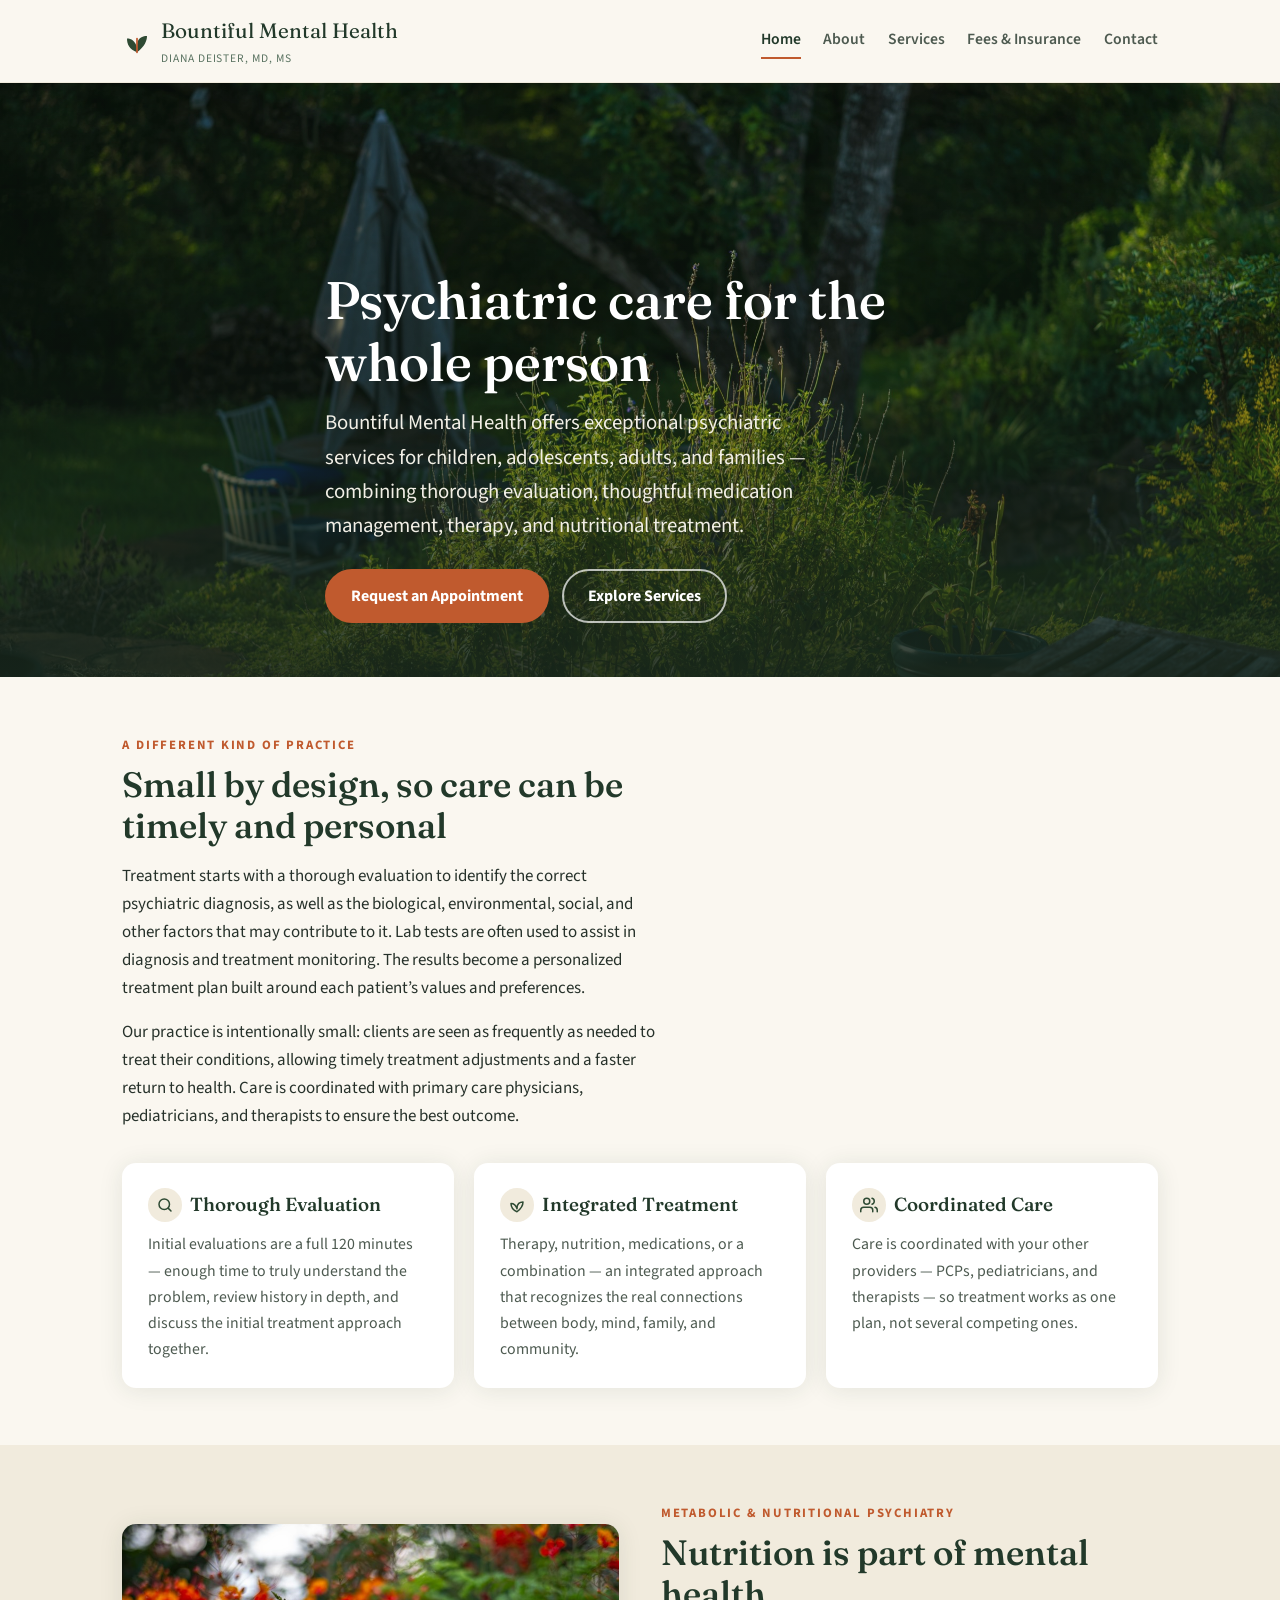
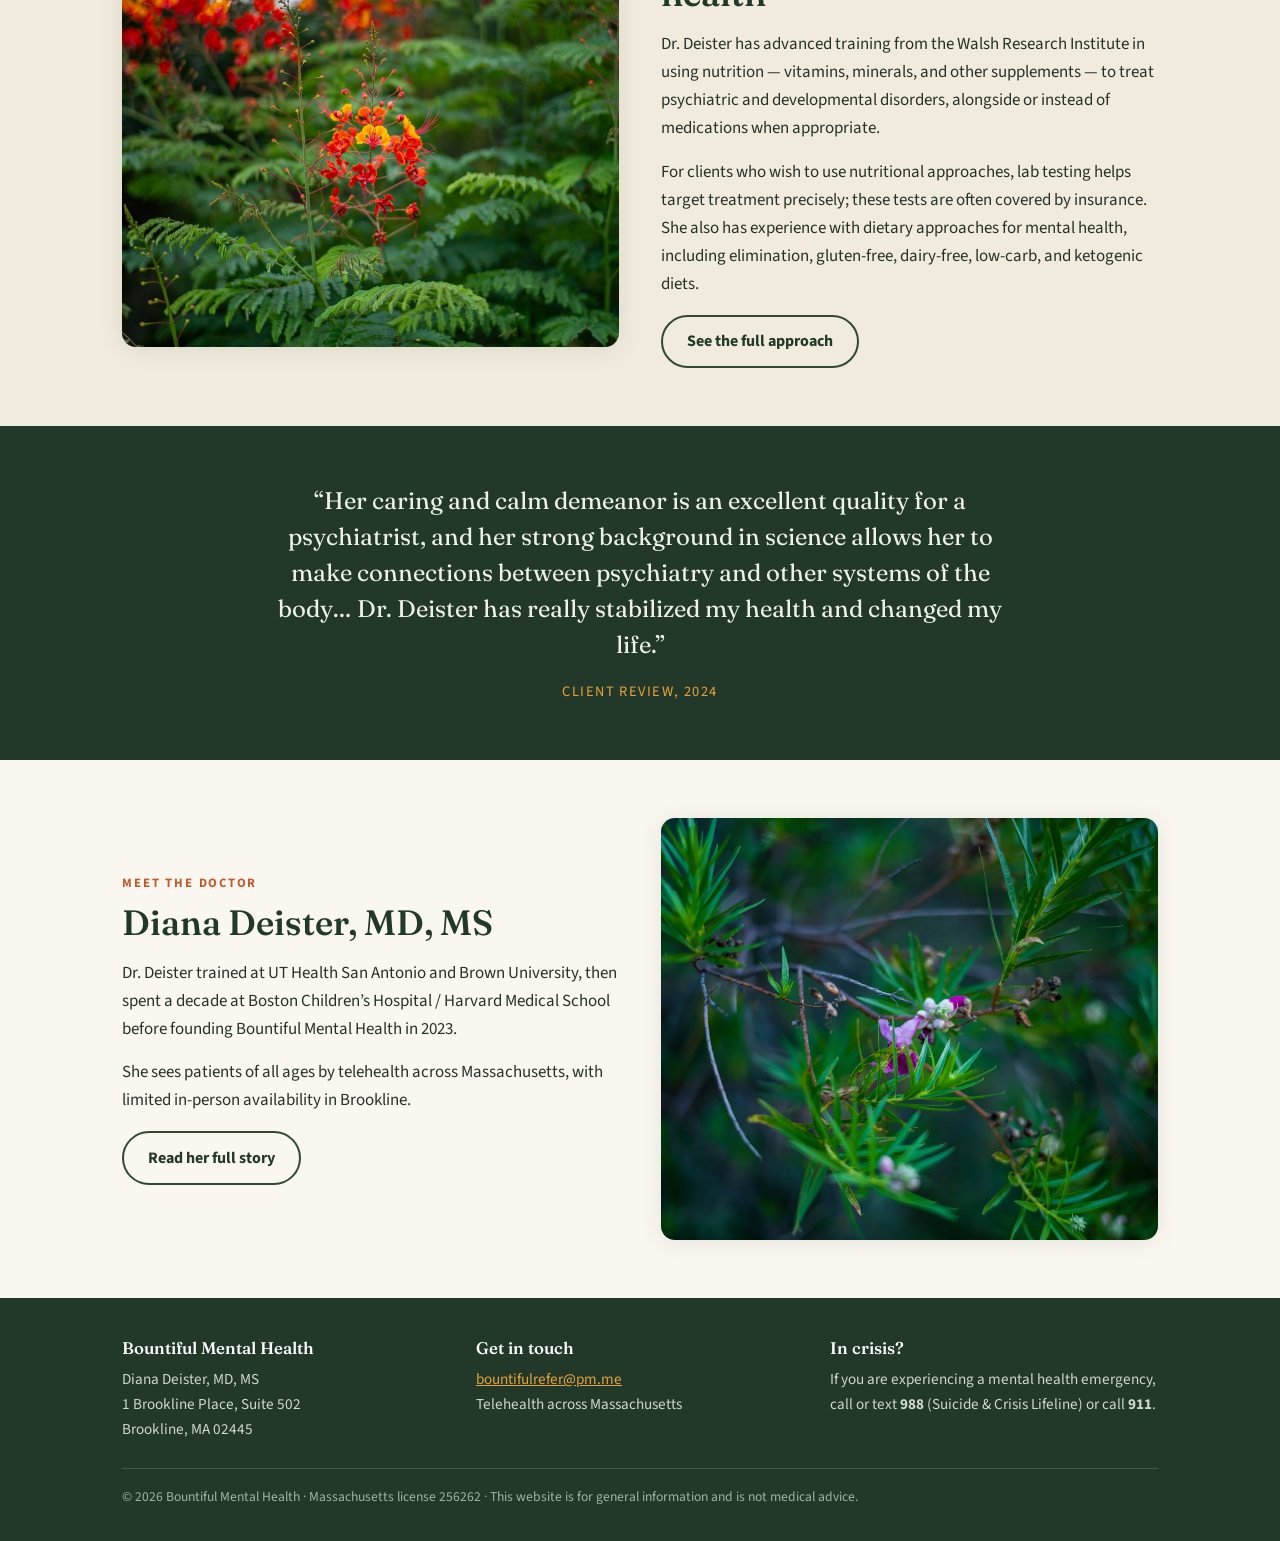
<file: index.html>
<!DOCTYPE html>
<html lang="en">
<head>
<meta charset="utf-8">
<meta name="viewport" content="width=device-width, initial-scale=1">
<title>Bountiful Mental Health — Diana Deister, MD, MS | Psychiatry in Massachusetts</title>
<meta name="description" content="Bountiful Mental Health offers metabolic and nutritional psychiatry for children, adolescents, adults, and families across Massachusetts. Diana Deister, MD, MS.">
<link rel="preconnect" href="https://fonts.googleapis.com">
<link rel="preconnect" href="https://fonts.gstatic.com" crossorigin>
<link href="https://fonts.googleapis.com/css2?family=Fraunces:opsz,wght@9..144,400..600&family=Source+Sans+3:wght@400;600;700&display=swap" rel="stylesheet">
<link rel="stylesheet" href="css/style.css">
<link rel="icon" href="data:image/svg+xml,%3Csvg xmlns='http://www.w3.org/2000/svg' viewBox='0 0 100 100'%3E%3Ctext y='.9em' font-size='90'%3E%F0%9F%8C%BF%3C/text%3E%3C/svg%3E">
</head>
<body>

<header class="site-header">
  <div class="wrap">
    <a class="brand" href="index.html">
      <svg width="30" height="30" viewBox="0 0 24 24" fill="none" aria-hidden="true"><path d="M12 21c6-4.5 8-9 8-13-4 0-8.5 2-8 9-1.5-5-4.5-7-8-7 0 5 2 8.5 8 11z" fill="#2e4a33"/><path d="M12 21c0-6 0-9 0-11" stroke="#c05a2e" stroke-width="1.4" stroke-linecap="round"/></svg>
      <span>Bountiful Mental Health<small>Diana Deister, MD, MS</small></span>
    </a>
    <nav class="main-nav" aria-label="Main">
      <a href="index.html" aria-current="page">Home</a>
      <a href="about.html">About</a>
      <a href="services.html">Services</a>
      <a href="fees.html">Fees &amp; Insurance</a>
      <a href="contact.html">Contact</a>
    </nav>
  </div>
</header>

<main>

<div class="hero">
  <img class="bg" src="photos/web/L1041935-2400.jpg" alt="A quiet garden patio in dappled morning light">
  <div class="veil"></div>
  <div class="wrap">
    <h1>Psychiatric care for the whole person</h1>
    <p class="lede">Bountiful Mental Health offers exceptional psychiatric services for children, adolescents, adults, and families — combining thorough evaluation, thoughtful medication management, therapy, and nutritional treatment.</p>
    <div class="btn-row">
      <a class="btn btn-primary" href="contact.html">Request an Appointment</a>
      <a class="btn btn-ghost" href="services.html">Explore Services</a>
    </div>
  </div>
</div>

<section>
  <div class="wrap">
    <p class="eyebrow">A different kind of practice</p>
    <h2>Small by design, so care can be timely and personal</h2>
    <div class="prose">
      <p>Treatment starts with a thorough evaluation to identify the correct psychiatric diagnosis, as well as the biological, environmental, social, and other factors that may contribute to it. Lab tests are often used to assist in diagnosis and treatment monitoring. The results become a personalized treatment plan built around each patient&rsquo;s values and preferences.</p>
      <p>Our practice is intentionally small: clients are seen as frequently as needed to treat their conditions, allowing timely treatment adjustments and a faster return to health. Care is coordinated with primary care physicians, pediatricians, and therapists to ensure the best outcome.</p>
    </div>
    <div class="cards">
      <div class="card">
        <h3><span class="glyph"><svg width="18" height="18" viewBox="0 0 24 24" fill="none" stroke="currentColor" stroke-width="2" stroke-linecap="round"><circle cx="11" cy="11" r="7"/><path d="m20 20-3.5-3.5"/></svg></span>Thorough Evaluation</h3>
        <p>Initial evaluations are a full 120 minutes — enough time to truly understand the problem, review history in depth, and discuss the initial treatment approach together.</p>
      </div>
      <div class="card">
        <h3><span class="glyph"><svg width="18" height="18" viewBox="0 0 24 24" fill="none" stroke="currentColor" stroke-width="2" stroke-linecap="round" stroke-linejoin="round"><path d="M12 21c6-4.5 8-9 8-13-4 0-8.5 2-8 9-1.5-5-4.5-7-8-7 0 5 2 8.5 8 11z"/></svg></span>Integrated Treatment</h3>
        <p>Therapy, nutrition, medications, or a combination — an integrated approach that recognizes the real connections between body, mind, family, and community.</p>
      </div>
      <div class="card">
        <h3><span class="glyph"><svg width="18" height="18" viewBox="0 0 24 24" fill="none" stroke="currentColor" stroke-width="2" stroke-linecap="round" stroke-linejoin="round"><path d="M17 21v-2a4 4 0 0 0-4-4H5a4 4 0 0 0-4 4v2"/><circle cx="9" cy="7" r="4"/><path d="M23 21v-2a4 4 0 0 0-3-3.87"/><path d="M16 3.13a4 4 0 0 1 0 7.75"/></svg></span>Coordinated Care</h3>
        <p>Care is coordinated with your other providers — PCPs, pediatricians, and therapists — so treatment works as one plan, not several competing ones.</p>
      </div>
    </div>
  </div>
</section>

<section class="tint">
  <div class="wrap split">
    <img src="photos/web/M1008776-5-1200.jpg" alt="Pride of Barbados flowers blooming among green ferns">
    <div>
      <p class="eyebrow">Metabolic &amp; nutritional psychiatry</p>
      <h2>Nutrition is part of mental health</h2>
      <div class="prose">
        <p>Dr. Deister has advanced training from the Walsh Research Institute in using nutrition — vitamins, minerals, and other supplements — to treat psychiatric and developmental disorders, alongside or instead of medications when appropriate.</p>
        <p>For clients who wish to use nutritional approaches, lab testing helps target treatment precisely; these tests are often covered by insurance. She also has experience with dietary approaches for mental health, including elimination, gluten-free, dairy-free, low-carb, and ketogenic diets.</p>
      </div>
      <a class="btn btn-outline" href="services.html">See the full approach</a>
    </div>
  </div>
</section>

<section class="forest">
  <div class="wrap">
    <blockquote class="pull">
      &ldquo;Her caring and calm demeanor is an excellent quality for a psychiatrist, and her strong background in science allows her to make connections between psychiatry and other systems of the body&hellip; Dr.&nbsp;Deister has really stabilized my health and changed my life.&rdquo;
      <footer>Client review, 2024</footer>
    </blockquote>
  </div>
</section>

<section>
  <div class="wrap split">
    <div>
      <p class="eyebrow">Meet the doctor</p>
      <h2>Diana Deister, MD, MS</h2>
      <div class="prose">
        <p>Dr. Deister trained at UT Health San Antonio and Brown University, then spent a decade at Boston Children&rsquo;s Hospital / Harvard Medical School before founding Bountiful Mental Health in 2023.</p>
        <p>She sees patients of all ages by telehealth across Massachusetts, with limited in-person availability in Brookline.</p>
      </div>
      <a class="btn btn-outline" href="about.html">Read her full story</a>
    </div>
    <img src="photos/web/M1008814-3-1200.jpg" alt="Desert willow branch with a soft pink blossom">
  </div>
</section>

</main>

<footer class="site-footer">
  <div class="wrap">
    <div class="cols">
      <div>
        <h4>Bountiful Mental Health</h4>
        <p>Diana Deister, MD, MS<br>1 Brookline Place, Suite 502<br>Brookline, MA 02445</p>
      </div>
      <div>
        <h4>Get in touch</h4>
        <p><a href="mailto:bountifulrefer@pm.me">bountifulrefer@pm.me</a><br>Telehealth across Massachusetts</p>
      </div>
      <div>
        <h4>In crisis?</h4>
        <p>If you are experiencing a mental health emergency, call or text <strong>988</strong> (Suicide &amp; Crisis Lifeline) or call <strong>911</strong>.</p>
      </div>
    </div>
    <p class="fine">&copy; 2026 Bountiful Mental Health &middot; Massachusetts license 256262 &middot; This website is for general information and is not medical advice.</p>
  </div>
</footer>

</body>
</html>
</file>
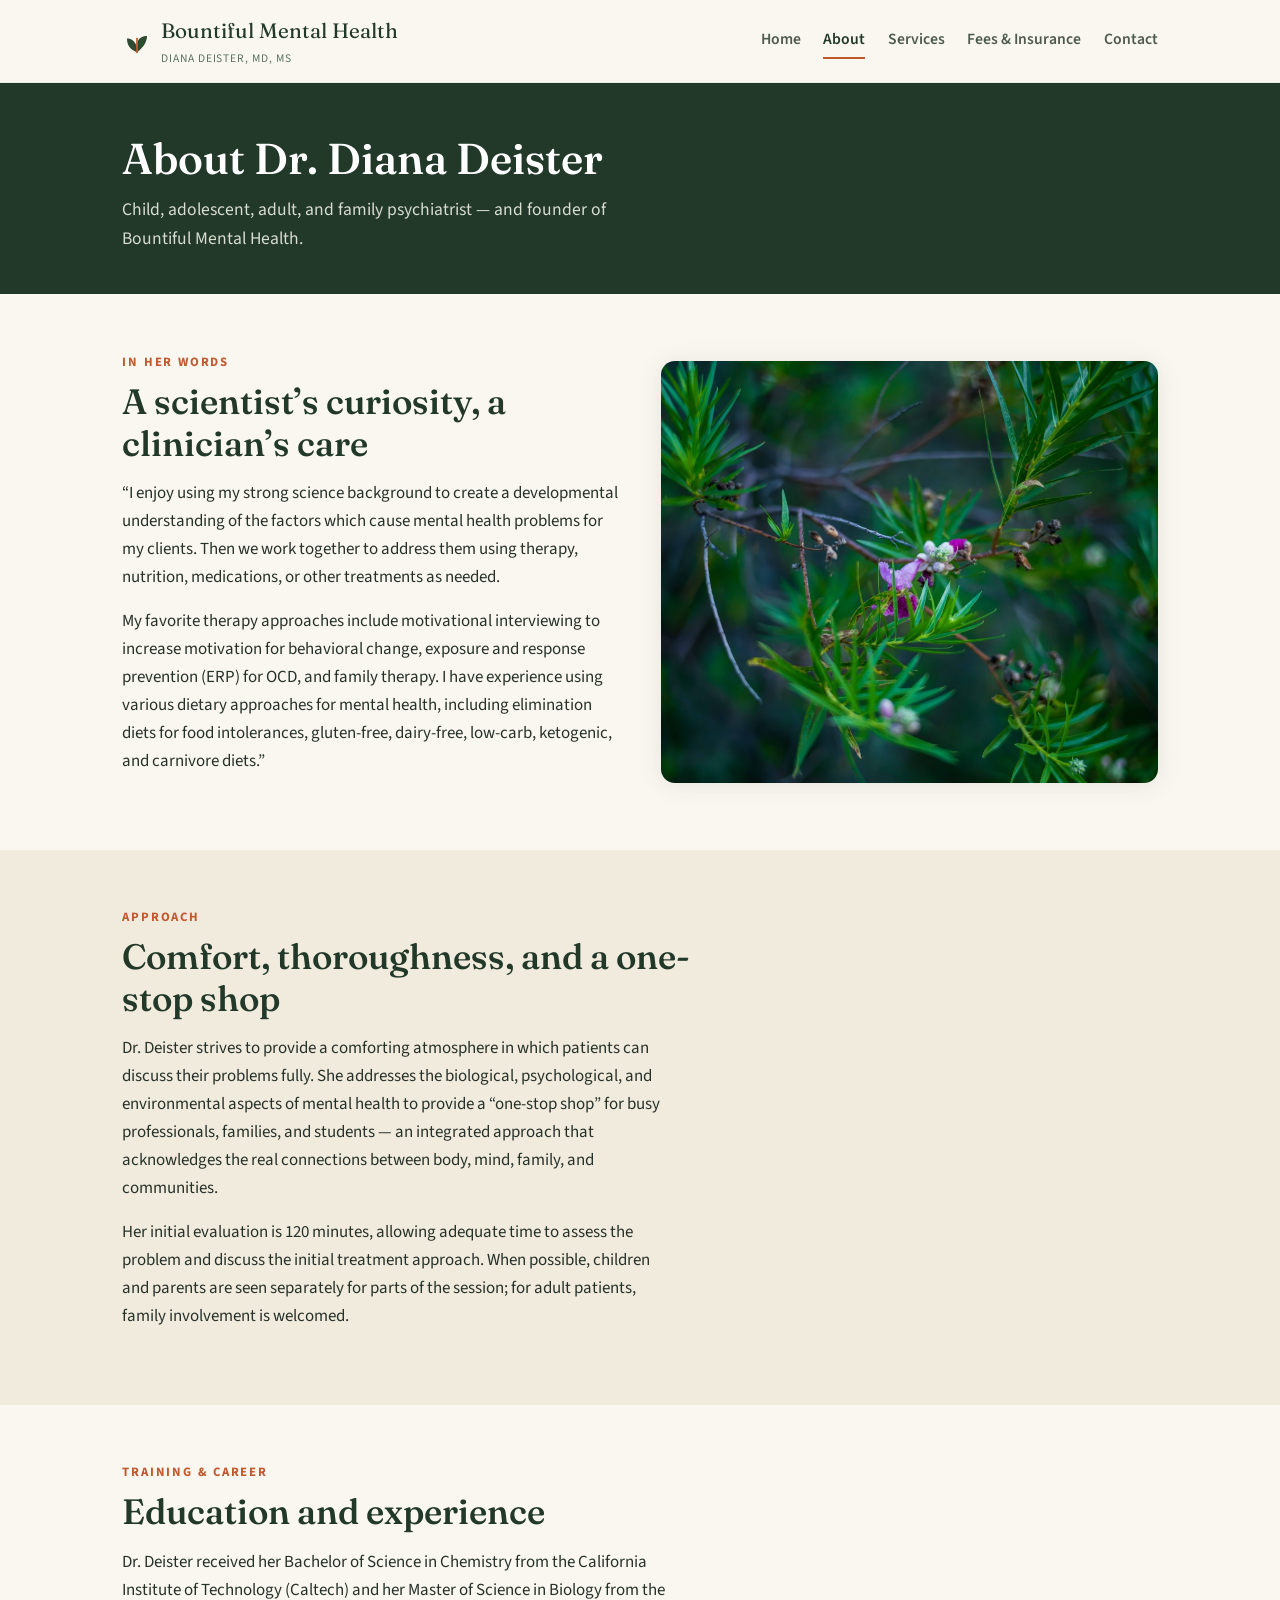
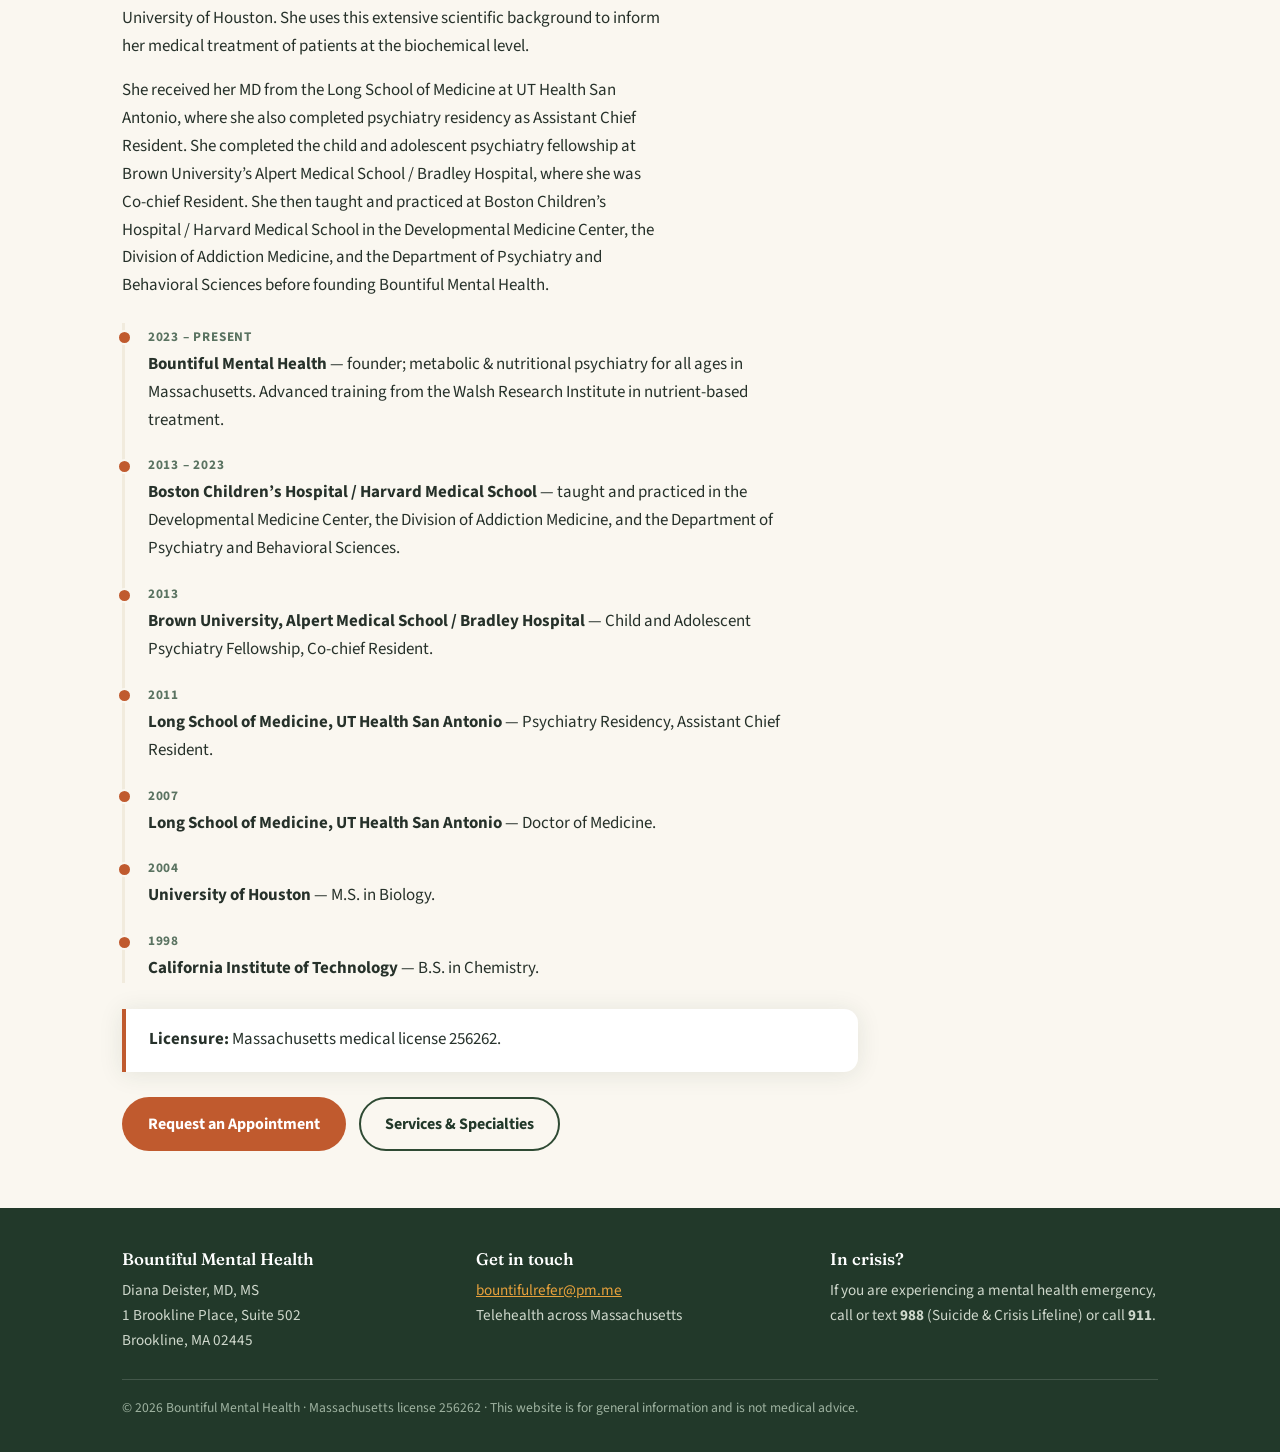
<file: about.html>
<!DOCTYPE html>
<html lang="en">
<head>
<meta charset="utf-8">
<meta name="viewport" content="width=device-width, initial-scale=1">
<title>About Dr. Diana Deister — Bountiful Mental Health</title>
<meta name="description" content="Diana Deister, MD, MS — child, adolescent, adult, and family psychiatrist. Caltech, UT Health San Antonio, Brown University, and a decade at Boston Children's Hospital.">
<link rel="preconnect" href="https://fonts.googleapis.com">
<link rel="preconnect" href="https://fonts.gstatic.com" crossorigin>
<link href="https://fonts.googleapis.com/css2?family=Fraunces:opsz,wght@9..144,400..600&family=Source+Sans+3:wght@400;600;700&display=swap" rel="stylesheet">
<link rel="stylesheet" href="css/style.css">
<link rel="icon" href="data:image/svg+xml,%3Csvg xmlns='http://www.w3.org/2000/svg' viewBox='0 0 100 100'%3E%3Ctext y='.9em' font-size='90'%3E%F0%9F%8C%BF%3C/text%3E%3C/svg%3E">
</head>
<body>

<header class="site-header">
  <div class="wrap">
    <a class="brand" href="index.html">
      <svg width="30" height="30" viewBox="0 0 24 24" fill="none" aria-hidden="true"><path d="M12 21c6-4.5 8-9 8-13-4 0-8.5 2-8 9-1.5-5-4.5-7-8-7 0 5 2 8.5 8 11z" fill="#2e4a33"/><path d="M12 21c0-6 0-9 0-11" stroke="#c05a2e" stroke-width="1.4" stroke-linecap="round"/></svg>
      <span>Bountiful Mental Health<small>Diana Deister, MD, MS</small></span>
    </a>
    <nav class="main-nav" aria-label="Main">
      <a href="index.html">Home</a>
      <a href="about.html" aria-current="page">About</a>
      <a href="services.html">Services</a>
      <a href="fees.html">Fees &amp; Insurance</a>
      <a href="contact.html">Contact</a>
    </nav>
  </div>
</header>

<main>

<div class="page-head">
  <div class="wrap">
    <h1>About Dr. Diana Deister</h1>
    <p>Child, adolescent, adult, and family psychiatrist — and founder of Bountiful Mental Health.</p>
  </div>
</div>

<section>
  <div class="wrap split">
    <div>
      <p class="eyebrow">In her words</p>
      <h2>A scientist&rsquo;s curiosity, a clinician&rsquo;s care</h2>
      <div class="prose">
        <p>&ldquo;I enjoy using my strong science background to create a developmental understanding of the factors which cause mental health problems for my clients. Then we work together to address them using therapy, nutrition, medications, or other treatments as needed.</p>
        <p>My favorite therapy approaches include motivational interviewing to increase motivation for behavioral change, exposure and response prevention (ERP) for OCD, and family therapy. I have experience using various dietary approaches for mental health, including elimination diets for food intolerances, gluten-free, dairy-free, low-carb, ketogenic, and carnivore diets.&rdquo;</p>
      </div>
    </div>
    <img src="photos/web/M1008814-3-1200.jpg" alt="Desert willow branch with a soft pink blossom">
  </div>
</section>

<section class="tint">
  <div class="wrap">
    <p class="eyebrow">Approach</p>
    <h2>Comfort, thoroughness, and a one-stop shop</h2>
    <div class="prose">
      <p>Dr. Deister strives to provide a comforting atmosphere in which patients can discuss their problems fully. She addresses the biological, psychological, and environmental aspects of mental health to provide a &ldquo;one-stop shop&rdquo; for busy professionals, families, and students — an integrated approach that acknowledges the real connections between body, mind, family, and communities.</p>
      <p>Her initial evaluation is 120 minutes, allowing adequate time to assess the problem and discuss the initial treatment approach. When possible, children and parents are seen separately for parts of the session; for adult patients, family involvement is welcomed.</p>
    </div>
  </div>
</section>

<section>
  <div class="wrap">
    <p class="eyebrow">Training &amp; career</p>
    <h2>Education and experience</h2>
    <div class="prose">
      <p>Dr. Deister received her Bachelor of Science in Chemistry from the California Institute of Technology (Caltech) and her Master of Science in Biology from the University of Houston. She uses this extensive scientific background to inform her medical treatment of patients at the biochemical level.</p>
      <p>She received her MD from the Long School of Medicine at UT Health San Antonio, where she also completed psychiatry residency as Assistant Chief Resident. She completed the child and adolescent psychiatry fellowship at Brown University&rsquo;s Alpert Medical School / Bradley Hospital, where she was Co-chief Resident. She then taught and practiced at Boston Children&rsquo;s Hospital / Harvard Medical School in the Developmental Medicine Center, the Division of Addiction Medicine, and the Department of Psychiatry and Behavioral Sciences before founding Bountiful Mental Health.</p>
    </div>
    <ul class="timeline">
      <li><span class="when">2023 – present</span><br><strong>Bountiful Mental Health</strong> — founder; metabolic &amp; nutritional psychiatry for all ages in Massachusetts. Advanced training from the Walsh Research Institute in nutrient-based treatment.</li>
      <li><span class="when">2013 – 2023</span><br><strong>Boston Children&rsquo;s Hospital / Harvard Medical School</strong> — taught and practiced in the Developmental Medicine Center, the Division of Addiction Medicine, and the Department of Psychiatry and Behavioral Sciences.</li>
      <li><span class="when">2013</span><br><strong>Brown University, Alpert Medical School / Bradley Hospital</strong> — Child and Adolescent Psychiatry Fellowship, Co-chief Resident.</li>
      <li><span class="when">2011</span><br><strong>Long School of Medicine, UT Health San Antonio</strong> — Psychiatry Residency, Assistant Chief Resident.</li>
      <li><span class="when">2007</span><br><strong>Long School of Medicine, UT Health San Antonio</strong> — Doctor of Medicine.</li>
      <li><span class="when">2004</span><br><strong>University of Houston</strong> — M.S. in Biology.</li>
      <li><span class="when">1998</span><br><strong>California Institute of Technology</strong> — B.S. in Chemistry.</li>
    </ul>
    <div class="notice">
      <strong>Licensure:</strong> Massachusetts medical license 256262.
    </div>
    <div class="btn-row">
      <a class="btn btn-primary" href="contact.html">Request an Appointment</a>
      <a class="btn btn-outline" href="services.html">Services &amp; Specialties</a>
    </div>
  </div>
</section>

</main>

<footer class="site-footer">
  <div class="wrap">
    <div class="cols">
      <div>
        <h4>Bountiful Mental Health</h4>
        <p>Diana Deister, MD, MS<br>1 Brookline Place, Suite 502<br>Brookline, MA 02445</p>
      </div>
      <div>
        <h4>Get in touch</h4>
        <p><a href="mailto:bountifulrefer@pm.me">bountifulrefer@pm.me</a><br>Telehealth across Massachusetts</p>
      </div>
      <div>
        <h4>In crisis?</h4>
        <p>If you are experiencing a mental health emergency, call or text <strong>988</strong> (Suicide &amp; Crisis Lifeline) or call <strong>911</strong>.</p>
      </div>
    </div>
    <p class="fine">&copy; 2026 Bountiful Mental Health &middot; Massachusetts license 256262 &middot; This website is for general information and is not medical advice.</p>
  </div>
</footer>

</body>
</html>
</file>
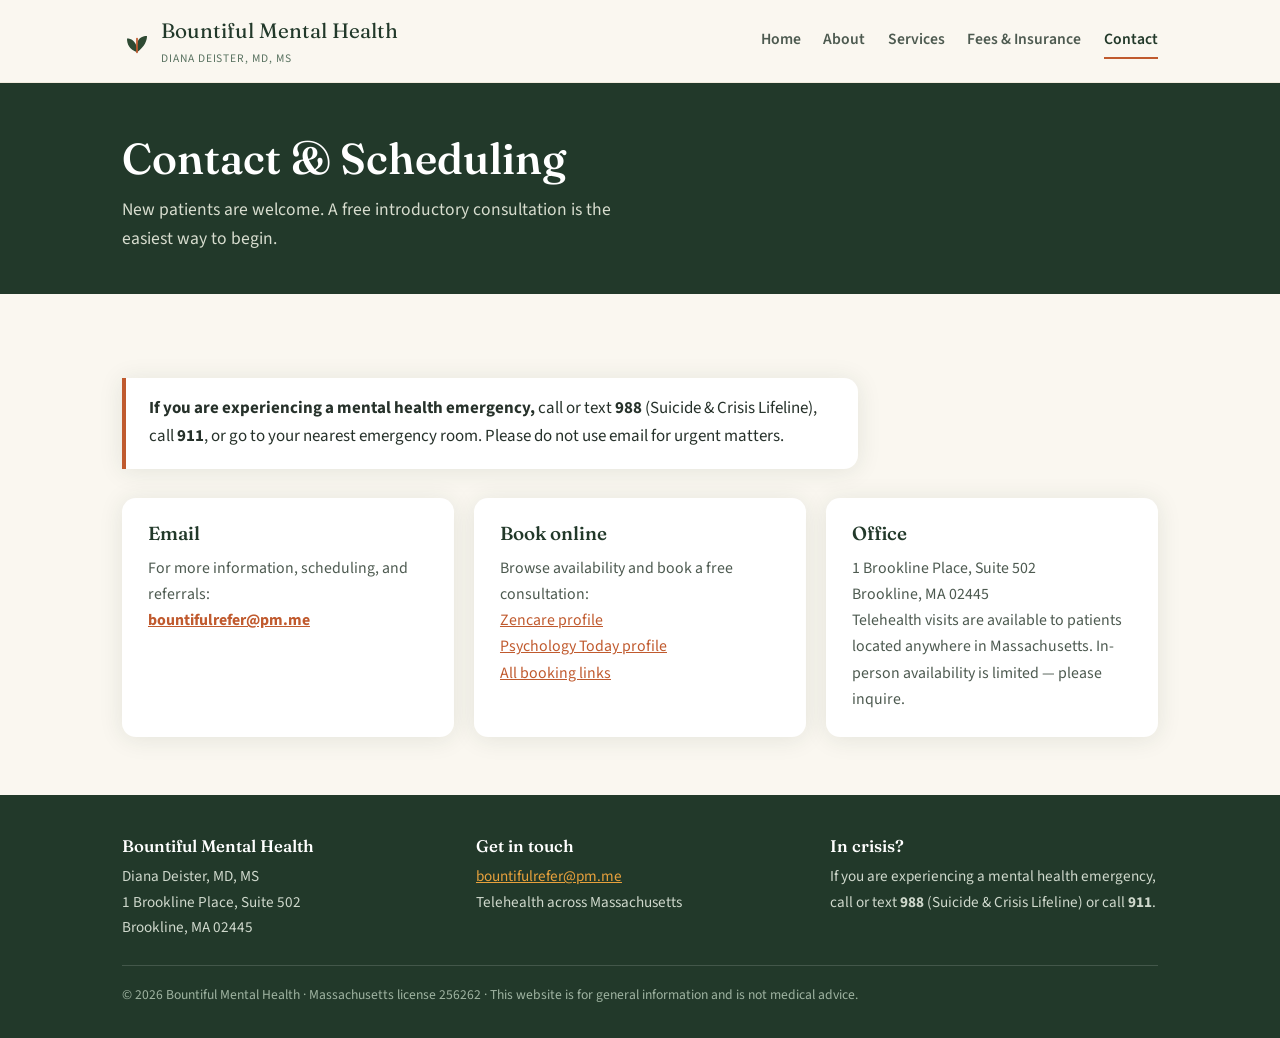
<file: contact.html>
<!DOCTYPE html>
<html lang="en">
<head>
<meta charset="utf-8">
<meta name="viewport" content="width=device-width, initial-scale=1">
<title>Contact &amp; Scheduling — Bountiful Mental Health</title>
<meta name="description" content="Contact Bountiful Mental Health for scheduling and referrals. Telehealth across Massachusetts; office at 1 Brookline Place, Suite 502, Brookline, MA.">
<link rel="preconnect" href="https://fonts.googleapis.com">
<link rel="preconnect" href="https://fonts.gstatic.com" crossorigin>
<link href="https://fonts.googleapis.com/css2?family=Fraunces:opsz,wght@9..144,400..600&family=Source+Sans+3:wght@400;600;700&display=swap" rel="stylesheet">
<link rel="stylesheet" href="css/style.css">
<link rel="icon" href="data:image/svg+xml,%3Csvg xmlns='http://www.w3.org/2000/svg' viewBox='0 0 100 100'%3E%3Ctext y='.9em' font-size='90'%3E%F0%9F%8C%BF%3C/text%3E%3C/svg%3E">
</head>
<body>

<header class="site-header">
  <div class="wrap">
    <a class="brand" href="index.html">
      <svg width="30" height="30" viewBox="0 0 24 24" fill="none" aria-hidden="true"><path d="M12 21c6-4.5 8-9 8-13-4 0-8.5 2-8 9-1.5-5-4.5-7-8-7 0 5 2 8.5 8 11z" fill="#2e4a33"/><path d="M12 21c0-6 0-9 0-11" stroke="#c05a2e" stroke-width="1.4" stroke-linecap="round"/></svg>
      <span>Bountiful Mental Health<small>Diana Deister, MD, MS</small></span>
    </a>
    <nav class="main-nav" aria-label="Main">
      <a href="index.html">Home</a>
      <a href="about.html">About</a>
      <a href="services.html">Services</a>
      <a href="fees.html">Fees &amp; Insurance</a>
      <a href="contact.html" aria-current="page">Contact</a>
    </nav>
  </div>
</header>

<main>

<div class="page-head">
  <div class="wrap">
    <h1>Contact &amp; Scheduling</h1>
    <p>New patients are welcome. A free introductory consultation is the easiest way to begin.</p>
  </div>
</div>

<section>
  <div class="wrap">
    <div class="notice">
      <strong>If you are experiencing a mental health emergency,</strong> call or text <strong>988</strong> (Suicide &amp; Crisis Lifeline), call <strong>911</strong>, or go to your nearest emergency room. Please do not use email for urgent matters.
    </div>
    <div class="contact-grid">
      <div class="card">
        <h3>Email</h3>
        <p>For more information, scheduling, and referrals:</p>
        <p><a href="mailto:bountifulrefer@pm.me"><strong>bountifulrefer@pm.me</strong></a></p>
      </div>
      <div class="card">
        <h3>Book online</h3>
        <p>Browse availability and book a free consultation:</p>
        <p><a href="https://zencare.co/provider/psychiatrist/diana-deister" rel="noopener">Zencare profile</a><br>
        <a href="https://www.psychologytoday.com/us/psychiatrists/diana-deister-brookline-ma/1184532" rel="noopener">Psychology Today profile</a><br>
        <a href="https://linktr.ee/deistermd" rel="noopener">All booking links</a></p>
      </div>
      <div class="card">
        <h3>Office</h3>
        <p>1 Brookline Place, Suite 502<br>Brookline, MA 02445</p>
        <p>Telehealth visits are available to patients located anywhere in Massachusetts. In-person availability is limited — please inquire.</p>
      </div>
    </div>
  </div>
</section>

</main>

<footer class="site-footer">
  <div class="wrap">
    <div class="cols">
      <div>
        <h4>Bountiful Mental Health</h4>
        <p>Diana Deister, MD, MS<br>1 Brookline Place, Suite 502<br>Brookline, MA 02445</p>
      </div>
      <div>
        <h4>Get in touch</h4>
        <p><a href="mailto:bountifulrefer@pm.me">bountifulrefer@pm.me</a><br>Telehealth across Massachusetts</p>
      </div>
      <div>
        <h4>In crisis?</h4>
        <p>If you are experiencing a mental health emergency, call or text <strong>988</strong> (Suicide &amp; Crisis Lifeline) or call <strong>911</strong>.</p>
      </div>
    </div>
    <p class="fine">&copy; 2026 Bountiful Mental Health &middot; Massachusetts license 256262 &middot; This website is for general information and is not medical advice.</p>
  </div>
</footer>

</body>
</html>
</file>
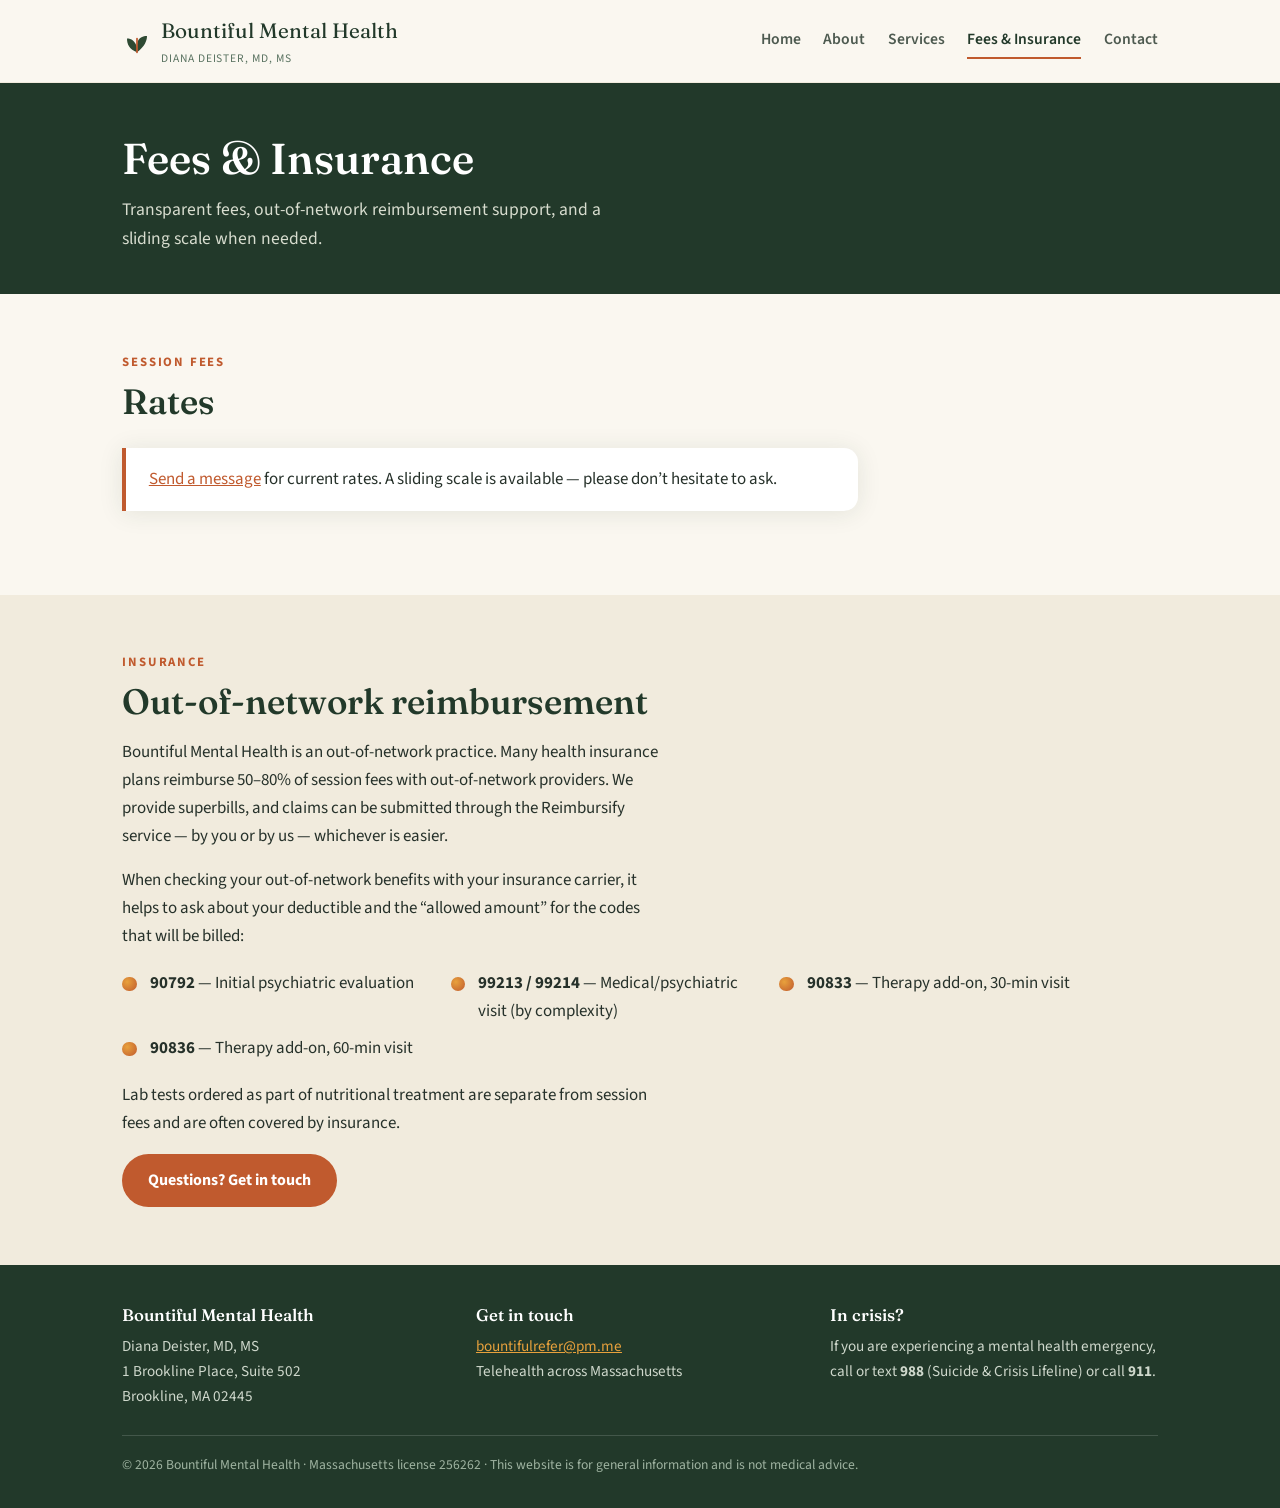
<file: fees.html>
<!DOCTYPE html>
<html lang="en">
<head>
<meta charset="utf-8">
<meta name="viewport" content="width=device-width, initial-scale=1">
<title>Fees &amp; Insurance — Bountiful Mental Health</title>
<meta name="description" content="Session fees, out-of-network insurance reimbursement, superbilling, and CPT codes for Bountiful Mental Health.">
<link rel="preconnect" href="https://fonts.googleapis.com">
<link rel="preconnect" href="https://fonts.gstatic.com" crossorigin>
<link href="https://fonts.googleapis.com/css2?family=Fraunces:opsz,wght@9..144,400..600&family=Source+Sans+3:wght@400;600;700&display=swap" rel="stylesheet">
<link rel="stylesheet" href="css/style.css">
<link rel="icon" href="data:image/svg+xml,%3Csvg xmlns='http://www.w3.org/2000/svg' viewBox='0 0 100 100'%3E%3Ctext y='.9em' font-size='90'%3E%F0%9F%8C%BF%3C/text%3E%3C/svg%3E">
</head>
<body>

<header class="site-header">
  <div class="wrap">
    <a class="brand" href="index.html">
      <svg width="30" height="30" viewBox="0 0 24 24" fill="none" aria-hidden="true"><path d="M12 21c6-4.5 8-9 8-13-4 0-8.5 2-8 9-1.5-5-4.5-7-8-7 0 5 2 8.5 8 11z" fill="#2e4a33"/><path d="M12 21c0-6 0-9 0-11" stroke="#c05a2e" stroke-width="1.4" stroke-linecap="round"/></svg>
      <span>Bountiful Mental Health<small>Diana Deister, MD, MS</small></span>
    </a>
    <nav class="main-nav" aria-label="Main">
      <a href="index.html">Home</a>
      <a href="about.html">About</a>
      <a href="services.html">Services</a>
      <a href="fees.html" aria-current="page">Fees &amp; Insurance</a>
      <a href="contact.html">Contact</a>
    </nav>
  </div>
</header>

<main>

<div class="page-head">
  <div class="wrap">
    <h1>Fees &amp; Insurance</h1>
    <p>Transparent fees, out-of-network reimbursement support, and a sliding scale when needed.</p>
  </div>
</div>

<section>
  <div class="wrap">
    <p class="eyebrow">Session fees</p>
    <h2>Rates</h2>
    <div class="notice">
      <a href="mailto:bountifulrefer@pm.me">Send a message</a> for current rates. A sliding scale is available — please don&rsquo;t hesitate to ask.
    </div>
  </div>
</section>

<section class="tint">
  <div class="wrap">
    <p class="eyebrow">Insurance</p>
    <h2>Out-of-network reimbursement</h2>
    <div class="prose">
      <p>Bountiful Mental Health is an out-of-network practice. Many health insurance plans reimburse 50&ndash;80% of session fees with out-of-network providers. We provide superbills, and claims can be submitted through the Reimbursify service — by you or by us — whichever is easier.</p>
      <p>When checking your out-of-network benefits with your insurance carrier, it helps to ask about your deductible and the &ldquo;allowed amount&rdquo; for the codes that will be billed:</p>
    </div>
    <ul class="checks">
      <li><strong>90792</strong> — Initial psychiatric evaluation</li>
      <li><strong>99213 / 99214</strong> — Medical/psychiatric visit (by complexity)</li>
      <li><strong>90833</strong> — Therapy add-on, 30-min visit</li>
      <li><strong>90836</strong> — Therapy add-on, 60-min visit</li>
    </ul>
    <div class="prose">
      <p>Lab tests ordered as part of nutritional treatment are separate from session fees and are often covered by insurance.</p>
    </div>
    <a class="btn btn-primary" href="contact.html">Questions? Get in touch</a>
  </div>
</section>

</main>

<footer class="site-footer">
  <div class="wrap">
    <div class="cols">
      <div>
        <h4>Bountiful Mental Health</h4>
        <p>Diana Deister, MD, MS<br>1 Brookline Place, Suite 502<br>Brookline, MA 02445</p>
      </div>
      <div>
        <h4>Get in touch</h4>
        <p><a href="mailto:bountifulrefer@pm.me">bountifulrefer@pm.me</a><br>Telehealth across Massachusetts</p>
      </div>
      <div>
        <h4>In crisis?</h4>
        <p>If you are experiencing a mental health emergency, call or text <strong>988</strong> (Suicide &amp; Crisis Lifeline) or call <strong>911</strong>.</p>
      </div>
    </div>
    <p class="fine">&copy; 2026 Bountiful Mental Health &middot; Massachusetts license 256262 &middot; This website is for general information and is not medical advice.</p>
  </div>
</footer>

</body>
</html>
</file>
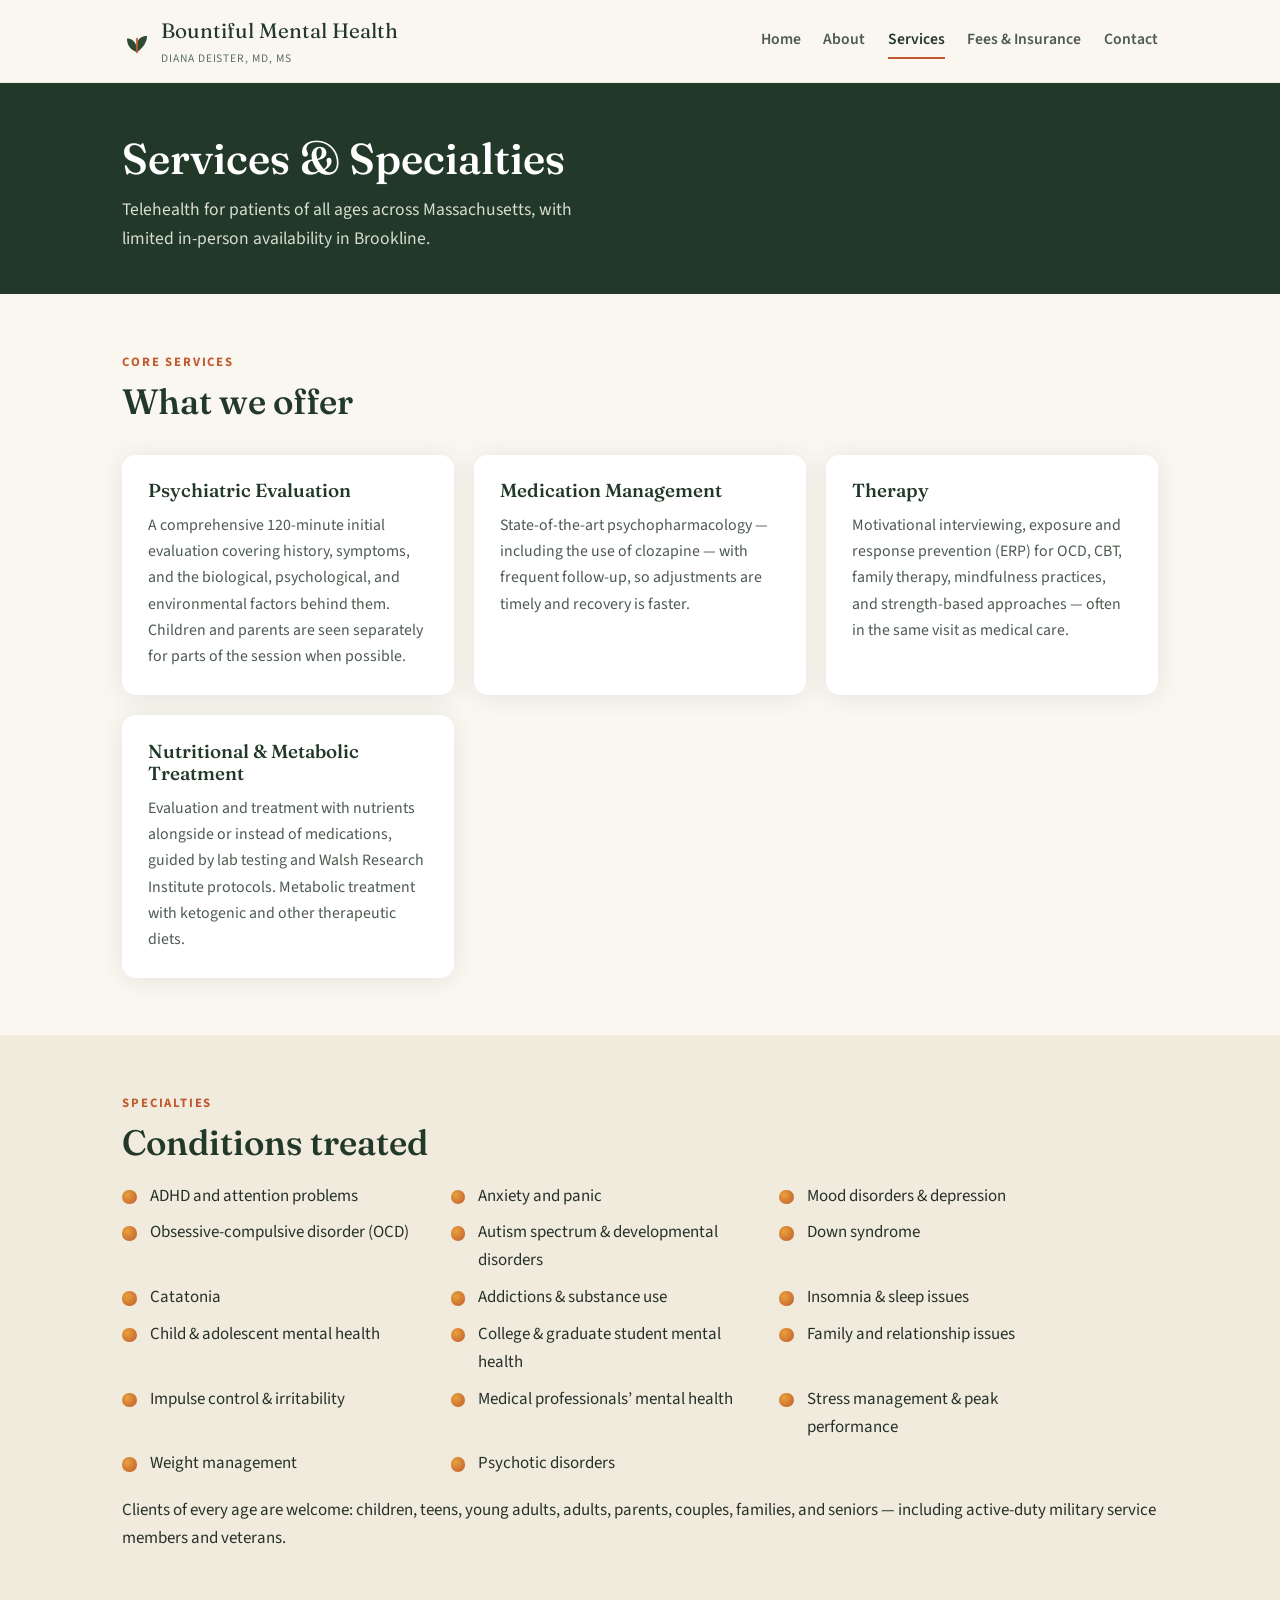
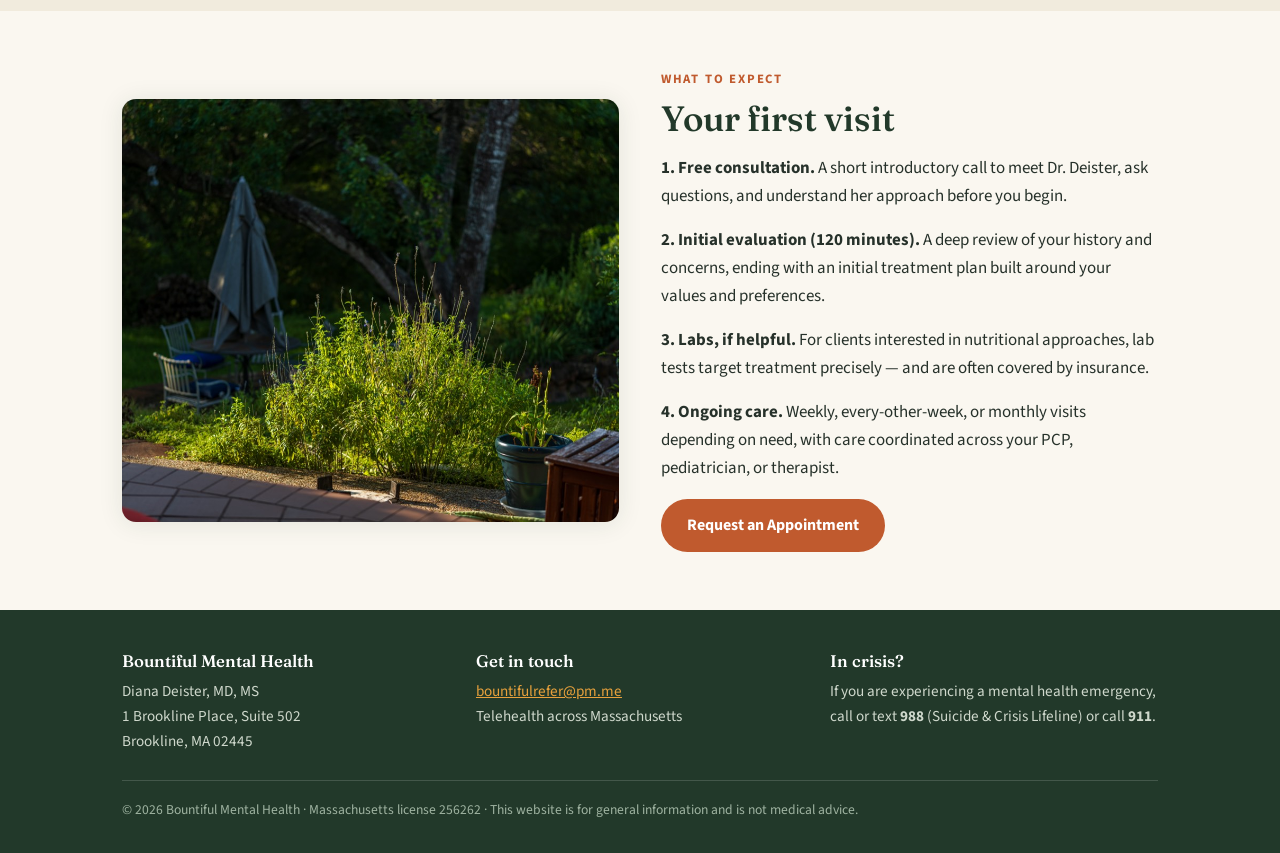
<file: services.html>
<!DOCTYPE html>
<html lang="en">
<head>
<meta charset="utf-8">
<meta name="viewport" content="width=device-width, initial-scale=1">
<title>Services &amp; Specialties — Bountiful Mental Health</title>
<meta name="description" content="Psychiatric evaluation, medication management, therapy, and nutritional/metabolic treatment for children, adolescents, adults, and families in Massachusetts.">
<link rel="preconnect" href="https://fonts.googleapis.com">
<link rel="preconnect" href="https://fonts.gstatic.com" crossorigin>
<link href="https://fonts.googleapis.com/css2?family=Fraunces:opsz,wght@9..144,400..600&family=Source+Sans+3:wght@400;600;700&display=swap" rel="stylesheet">
<link rel="stylesheet" href="css/style.css">
<link rel="icon" href="data:image/svg+xml,%3Csvg xmlns='http://www.w3.org/2000/svg' viewBox='0 0 100 100'%3E%3Ctext y='.9em' font-size='90'%3E%F0%9F%8C%BF%3C/text%3E%3C/svg%3E">
</head>
<body>

<header class="site-header">
  <div class="wrap">
    <a class="brand" href="index.html">
      <svg width="30" height="30" viewBox="0 0 24 24" fill="none" aria-hidden="true"><path d="M12 21c6-4.5 8-9 8-13-4 0-8.5 2-8 9-1.5-5-4.5-7-8-7 0 5 2 8.5 8 11z" fill="#2e4a33"/><path d="M12 21c0-6 0-9 0-11" stroke="#c05a2e" stroke-width="1.4" stroke-linecap="round"/></svg>
      <span>Bountiful Mental Health<small>Diana Deister, MD, MS</small></span>
    </a>
    <nav class="main-nav" aria-label="Main">
      <a href="index.html">Home</a>
      <a href="about.html">About</a>
      <a href="services.html" aria-current="page">Services</a>
      <a href="fees.html">Fees &amp; Insurance</a>
      <a href="contact.html">Contact</a>
    </nav>
  </div>
</header>

<main>

<div class="page-head">
  <div class="wrap">
    <h1>Services &amp; Specialties</h1>
    <p>Telehealth for patients of all ages across Massachusetts, with limited in-person availability in Brookline.</p>
  </div>
</div>

<section>
  <div class="wrap">
    <p class="eyebrow">Core services</p>
    <h2>What we offer</h2>
    <div class="cards">
      <div class="card">
        <h3>Psychiatric Evaluation</h3>
        <p>A comprehensive 120-minute initial evaluation covering history, symptoms, and the biological, psychological, and environmental factors behind them. Children and parents are seen separately for parts of the session when possible.</p>
      </div>
      <div class="card">
        <h3>Medication Management</h3>
        <p>State-of-the-art psychopharmacology — including the use of clozapine — with frequent follow-up, so adjustments are timely and recovery is faster.</p>
      </div>
      <div class="card">
        <h3>Therapy</h3>
        <p>Motivational interviewing, exposure and response prevention (ERP) for OCD, CBT, family therapy, mindfulness practices, and strength-based approaches — often in the same visit as medical care.</p>
      </div>
      <div class="card">
        <h3>Nutritional &amp; Metabolic Treatment</h3>
        <p>Evaluation and treatment with nutrients alongside or instead of medications, guided by lab testing and Walsh Research Institute protocols. Metabolic treatment with ketogenic and other therapeutic diets.</p>
      </div>
    </div>
  </div>
</section>

<section class="tint">
  <div class="wrap">
    <p class="eyebrow">Specialties</p>
    <h2>Conditions treated</h2>
    <ul class="checks">
      <li>ADHD and attention problems</li>
      <li>Anxiety and panic</li>
      <li>Mood disorders &amp; depression</li>
      <li>Obsessive-compulsive disorder (OCD)</li>
      <li>Autism spectrum &amp; developmental disorders</li>
      <li>Down syndrome</li>
      <li>Catatonia</li>
      <li>Addictions &amp; substance use</li>
      <li>Insomnia &amp; sleep issues</li>
      <li>Child &amp; adolescent mental health</li>
      <li>College &amp; graduate student mental health</li>
      <li>Family and relationship issues</li>
      <li>Impulse control &amp; irritability</li>
      <li>Medical professionals&rsquo; mental health</li>
      <li>Stress management &amp; peak performance</li>
      <li>Weight management</li>
      <li>Psychotic disorders</li>
    </ul>
    <p class="prose">Clients of every age are welcome: children, teens, young adults, adults, parents, couples, families, and seniors — including active-duty military service members and veterans.</p>
  </div>
</section>

<section>
  <div class="wrap split">
    <img src="photos/web/L1041935-1200.jpg" alt="A quiet garden with chairs beneath an oak tree">
    <div>
      <p class="eyebrow">What to expect</p>
      <h2>Your first visit</h2>
      <div class="prose">
        <p><strong>1. Free consultation.</strong> A short introductory call to meet Dr. Deister, ask questions, and understand her approach before you begin.</p>
        <p><strong>2. Initial evaluation (120 minutes).</strong> A deep review of your history and concerns, ending with an initial treatment plan built around your values and preferences.</p>
        <p><strong>3. Labs, if helpful.</strong> For clients interested in nutritional approaches, lab tests target treatment precisely — and are often covered by insurance.</p>
        <p><strong>4. Ongoing care.</strong> Weekly, every-other-week, or monthly visits depending on need, with care coordinated across your PCP, pediatrician, or therapist.</p>
      </div>
      <a class="btn btn-primary" href="contact.html">Request an Appointment</a>
    </div>
  </div>
</section>

</main>

<footer class="site-footer">
  <div class="wrap">
    <div class="cols">
      <div>
        <h4>Bountiful Mental Health</h4>
        <p>Diana Deister, MD, MS<br>1 Brookline Place, Suite 502<br>Brookline, MA 02445</p>
      </div>
      <div>
        <h4>Get in touch</h4>
        <p><a href="mailto:bountifulrefer@pm.me">bountifulrefer@pm.me</a><br>Telehealth across Massachusetts</p>
      </div>
      <div>
        <h4>In crisis?</h4>
        <p>If you are experiencing a mental health emergency, call or text <strong>988</strong> (Suicide &amp; Crisis Lifeline) or call <strong>911</strong>.</p>
      </div>
    </div>
    <p class="fine">&copy; 2026 Bountiful Mental Health &middot; Massachusetts license 256262 &middot; This website is for general information and is not medical advice.</p>
  </div>
</footer>

</body>
</html>
</file>
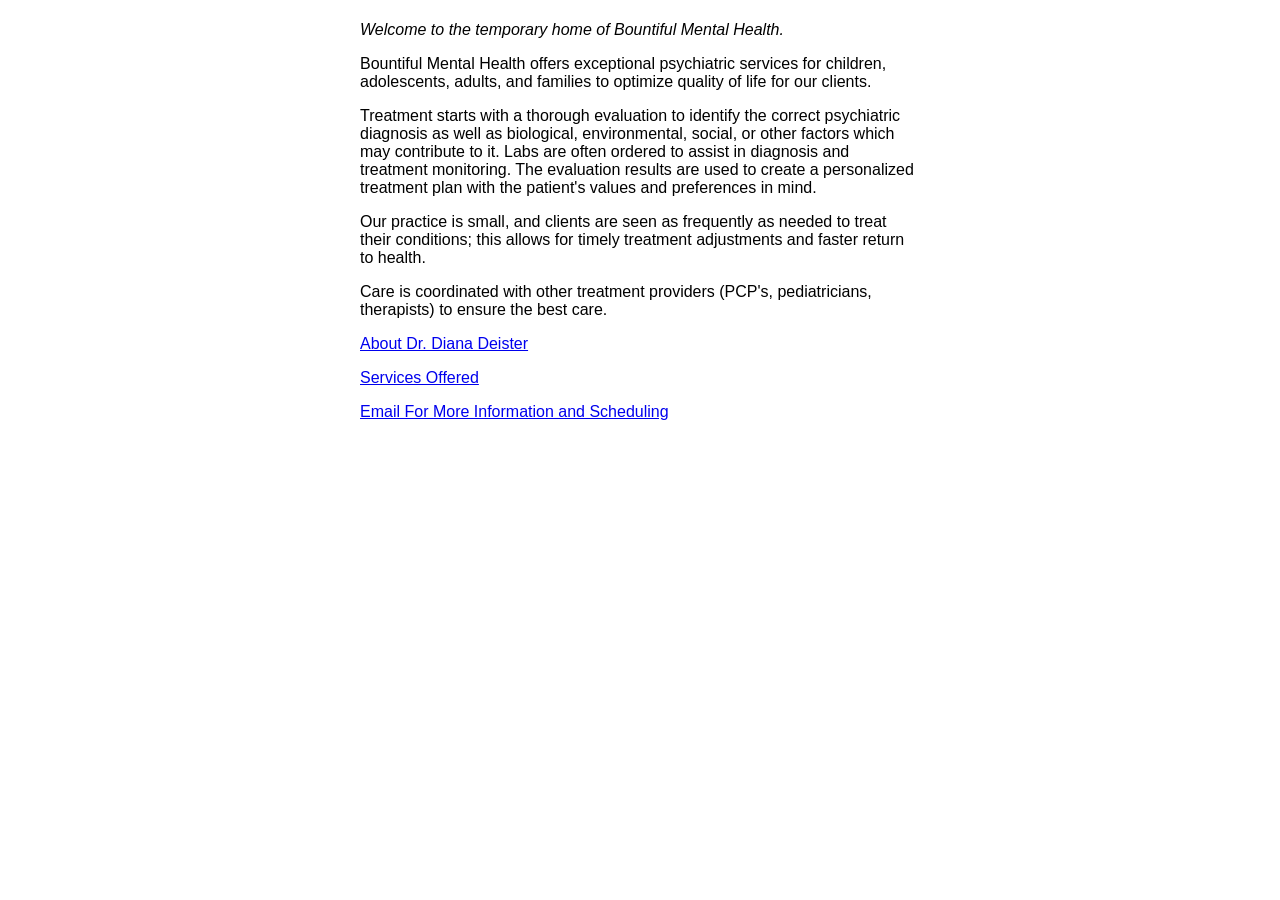
<file: recovered/wayback-2024-08-07-index.html>
<!DOCTYPE html>
<html>
<head>
<title>Bountiful Mental Health</title>
<style>
html { color-scheme: light dark; }
body { width: 35em; margin: 0 auto;
font-family: Tahoma, Verdana, Arial, sans-serif; }
</style>
</head>
<body>
<h1></h1>
<p><em>Welcome to the temporary home of Bountiful Mental Health.</em></p>
<p>Bountiful Mental Health offers exceptional psychiatric services for children, adolescents, adults, and families to optimize quality of life for our clients.</p>   

<p>Treatment starts with a thorough evaluation to identify the correct psychiatric diagnosis as well as biological, environmental, social, or other factors which may contribute to it.  Labs are often ordered to assist in diagnosis and treatment monitoring.  The evaluation results are used to create a personalized treatment plan with the patient&#39s values and preferences in mind.</p>   

<p>Our practice is small, and clients are seen as frequently as needed to treat their conditions; this allows for timely treatment adjustments and faster return to health. </p>

<p>Care is coordinated with other treatment providers (PCP&#39s, pediatricians, therapists) to ensure the best care. </p>
<a href = "/about.html">About Dr. Diana Deister</a>
<p><a href = "/services.html">Services Offered</a></p>

<p></p>
<a href = "mailto: bountifulrefer@pm.me">Email For More Information and Scheduling</a>

</body>
</html>
</file>
<file: css/style.css>
/* Bountiful Mental Health — site styles */

:root {
  --green-deep: #22392a;
  --green: #2e4a33;
  --green-soft: #5a7361;
  --cream: #faf7f0;
  --cream-dark: #f1ebdd;
  --ink: #26312a;
  --ink-soft: #4d5a50;
  --accent: #c05a2e;
  --accent-soft: #e8a13c;
  --white: #ffffff;
  --max: 1080px;
  --radius: 14px;
  --shadow: 0 2px 24px rgba(34, 57, 42, 0.10);
}

* { margin: 0; padding: 0; box-sizing: border-box; }

html { scroll-behavior: smooth; }

body {
  font-family: "Source Sans 3", "Segoe UI", -apple-system, sans-serif;
  font-size: 1.06rem;
  line-height: 1.65;
  color: var(--ink);
  background: var(--cream);
}

h1, h2, h3, h4 {
  font-family: "Fraunces", Georgia, serif;
  font-weight: 550;
  line-height: 1.18;
  color: var(--green-deep);
}

img { max-width: 100%; display: block; }

a { color: var(--accent); }
a:hover { color: var(--green); }

.wrap {
  max-width: var(--max);
  margin: 0 auto;
  padding: 0 1.4rem;
}

/* ---------- Header ---------- */

.site-header {
  background: var(--cream);
  border-bottom: 1px solid var(--cream-dark);
  position: sticky;
  top: 0;
  z-index: 20;
}

.site-header .wrap {
  display: flex;
  align-items: center;
  justify-content: space-between;
  gap: 1rem;
  padding-top: 0.9rem;
  padding-bottom: 0.9rem;
  flex-wrap: wrap;
}

.brand {
  font-family: "Fraunces", Georgia, serif;
  font-size: 1.3rem;
  color: var(--green-deep);
  text-decoration: none;
  display: flex;
  align-items: center;
  gap: 0.55rem;
}

.brand svg { flex: none; }

.brand small {
  display: block;
  font-family: "Source Sans 3", sans-serif;
  font-size: 0.72rem;
  letter-spacing: 0.08em;
  text-transform: uppercase;
  color: var(--green-soft);
}

nav.main-nav {
  display: flex;
  gap: 1.4rem;
  flex-wrap: wrap;
}

nav.main-nav a {
  color: var(--ink-soft);
  text-decoration: none;
  font-weight: 600;
  font-size: 0.98rem;
  padding: 0.25rem 0;
  border-bottom: 2px solid transparent;
}

nav.main-nav a:hover { color: var(--green-deep); }

nav.main-nav a[aria-current="page"] {
  color: var(--green-deep);
  border-bottom-color: var(--accent);
}

/* ---------- Hero ---------- */

.hero {
  position: relative;
  min-height: 66vh;
  display: flex;
  align-items: flex-end;
  color: var(--white);
  background: var(--green-deep);
}

.hero .bg {
  position: absolute;
  inset: 0;
  object-fit: cover;
  width: 100%;
  height: 100%;
  opacity: 0.85;
}

.hero .veil {
  position: absolute;
  inset: 0;
  background: linear-gradient(to top, rgba(23, 38, 28, 0.88) 0%, rgba(23, 38, 28, 0.25) 55%, rgba(23, 38, 28, 0.15) 100%);
}

.hero .wrap {
  position: relative;
  padding-top: 6rem;
  padding-bottom: 3.4rem;
}

.hero h1 {
  color: var(--white);
  font-size: clamp(2rem, 4.6vw, 3.3rem);
  max-width: 18ch;
  margin-bottom: 0.8rem;
}

.hero p.lede {
  font-size: clamp(1.05rem, 2vw, 1.3rem);
  max-width: 52ch;
  color: #f2efe6;
  margin-bottom: 1.6rem;
}

/* ---------- Buttons ---------- */

.btn {
  display: inline-block;
  padding: 0.72rem 1.5rem;
  border-radius: 999px;
  font-weight: 700;
  text-decoration: none;
  font-size: 1rem;
  border: 2px solid transparent;
}

.btn-primary {
  background: var(--accent);
  color: var(--white);
}
.btn-primary:hover { background: #a84c25; color: var(--white); }

.btn-ghost {
  border-color: rgba(255, 255, 255, 0.7);
  color: var(--white);
}
.btn-ghost:hover { background: rgba(255, 255, 255, 0.12); color: var(--white); }

.btn-outline {
  border-color: var(--green);
  color: var(--green-deep);
}
.btn-outline:hover { background: var(--green); color: var(--white); }

.btn-row { display: flex; gap: 0.8rem; flex-wrap: wrap; }

/* ---------- Sections ---------- */

section { padding: 3.6rem 0; }

section.tint { background: var(--cream-dark); }
section.forest { background: var(--green-deep); color: #eef0e9; }
section.forest h2 { color: var(--white); }

.eyebrow {
  font-size: 0.8rem;
  letter-spacing: 0.14em;
  text-transform: uppercase;
  font-weight: 700;
  color: var(--accent);
  margin-bottom: 0.5rem;
}

section h2 {
  font-size: clamp(1.6rem, 3vw, 2.2rem);
  margin-bottom: 1rem;
  max-width: 26ch;
}

.prose p { max-width: 68ch; margin-bottom: 1rem; }

/* ---------- Cards ---------- */

.cards {
  display: grid;
  grid-template-columns: repeat(auto-fit, minmax(250px, 1fr));
  gap: 1.3rem;
  margin-top: 2rem;
}

.card {
  background: var(--white);
  border-radius: var(--radius);
  padding: 1.6rem;
  box-shadow: var(--shadow);
}

.card h3 {
  font-size: 1.18rem;
  margin-bottom: 0.6rem;
  display: flex;
  align-items: center;
  gap: 0.55rem;
}

.card p { color: var(--ink-soft); font-size: 0.99rem; }

.card .glyph {
  width: 2.1rem;
  height: 2.1rem;
  flex: none;
  border-radius: 50%;
  background: var(--cream-dark);
  display: grid;
  place-items: center;
  color: var(--green);
}

/* ---------- Split (image + text) ---------- */

.split {
  display: grid;
  grid-template-columns: 1fr 1fr;
  gap: 2.6rem;
  align-items: center;
}

.split img {
  border-radius: var(--radius);
  box-shadow: var(--shadow);
  aspect-ratio: 4 / 3.4;
  object-fit: cover;
  width: 100%;
}

@media (max-width: 800px) {
  .split { grid-template-columns: 1fr; }
}

/* ---------- Quote ---------- */

blockquote.pull {
  max-width: 46rem;
  margin: 0 auto;
  text-align: center;
  font-family: "Fraunces", Georgia, serif;
  font-size: clamp(1.15rem, 2.4vw, 1.5rem);
  line-height: 1.5;
  color: #eef0e9;
}

blockquote.pull footer {
  margin-top: 1.1rem;
  font-family: "Source Sans 3", sans-serif;
  font-size: 0.9rem;
  letter-spacing: 0.1em;
  text-transform: uppercase;
  color: var(--accent-soft);
}

/* ---------- Lists ---------- */

ul.checks {
  list-style: none;
  display: grid;
  grid-template-columns: repeat(auto-fit, minmax(230px, 1fr));
  gap: 0.55rem 1.6rem;
  margin: 1.2rem 0;
  max-width: 60rem;
}

ul.checks li {
  padding-left: 1.7rem;
  position: relative;
}

ul.checks li::before {
  content: "";
  position: absolute;
  left: 0;
  top: 0.42em;
  width: 0.85em;
  height: 0.85em;
  border-radius: 50%;
  background: radial-gradient(circle at 35% 35%, var(--accent-soft), var(--accent));
}

/* ---------- Timeline (about) ---------- */

.timeline {
  list-style: none;
  margin: 1.4rem 0;
  border-left: 3px solid var(--cream-dark);
  padding-left: 1.4rem;
  max-width: 44rem;
}

.timeline li { margin-bottom: 1.05rem; position: relative; }

.timeline li::before {
  content: "";
  position: absolute;
  left: calc(-1.4rem - 8.5px);
  top: 0.45em;
  width: 11px;
  height: 11px;
  border-radius: 50%;
  background: var(--accent);
  border: 2.5px solid var(--cream);
}

.timeline .when {
  font-size: 0.83rem;
  font-weight: 700;
  letter-spacing: 0.06em;
  color: var(--green-soft);
  text-transform: uppercase;
}

/* ---------- Tables ---------- */

.table-scroll { overflow-x: auto; }

table.fees {
  border-collapse: collapse;
  width: 100%;
  max-width: 46rem;
  background: var(--white);
  border-radius: var(--radius);
  overflow: hidden;
  box-shadow: var(--shadow);
}

table.fees th, table.fees td {
  text-align: left;
  padding: 0.85rem 1.2rem;
  border-bottom: 1px solid var(--cream-dark);
}

table.fees th {
  background: var(--green-deep);
  color: var(--white);
  font-family: "Fraunces", Georgia, serif;
  font-weight: 550;
}

table.fees tr:last-child td { border-bottom: none; }

table.fees td.price { font-weight: 700; color: var(--green-deep); white-space: nowrap; }

/* ---------- Notice / emergency ---------- */

.notice {
  background: var(--white);
  border-left: 4px solid var(--accent);
  border-radius: 0 var(--radius) var(--radius) 0;
  padding: 1.1rem 1.4rem;
  max-width: 46rem;
  margin: 1.6rem 0;
  box-shadow: var(--shadow);
}

/* ---------- Contact ---------- */

.contact-grid {
  display: grid;
  grid-template-columns: repeat(auto-fit, minmax(260px, 1fr));
  gap: 1.3rem;
  margin-top: 1.8rem;
}

dl.hours { max-width: 30rem; }
dl.hours div {
  display: flex;
  justify-content: space-between;
  gap: 1rem;
  padding: 0.4rem 0;
  border-bottom: 1px dashed var(--cream-dark);
}
dl.hours dt { font-weight: 700; color: var(--green-deep); }
dl.hours dd { color: var(--ink-soft); text-align: right; }

/* ---------- Footer ---------- */

.site-footer {
  background: var(--green-deep);
  color: #cfd8cc;
  padding: 2.6rem 0 2rem;
  font-size: 0.95rem;
}

.site-footer a { color: var(--accent-soft); }

.site-footer .cols {
  display: grid;
  grid-template-columns: repeat(auto-fit, minmax(220px, 1fr));
  gap: 1.6rem;
  margin-bottom: 1.6rem;
}

.site-footer h4 {
  color: var(--white);
  font-size: 1.05rem;
  margin-bottom: 0.5rem;
}

.site-footer .fine {
  border-top: 1px solid rgba(255, 255, 255, 0.15);
  padding-top: 1.1rem;
  font-size: 0.85rem;
  color: #9fb3a1;
}

/* ---------- Page header (inner pages) ---------- */

.page-head {
  background: var(--green-deep);
  color: var(--white);
  padding: 3.2rem 0 2.6rem;
  position: relative;
  overflow: hidden;
}

.page-head h1 {
  color: var(--white);
  font-size: clamp(1.9rem, 4vw, 2.7rem);
}

.page-head p {
  color: #d8ddcf;
  max-width: 56ch;
  margin-top: 0.6rem;
  font-size: 1.1rem;
}
</file>
